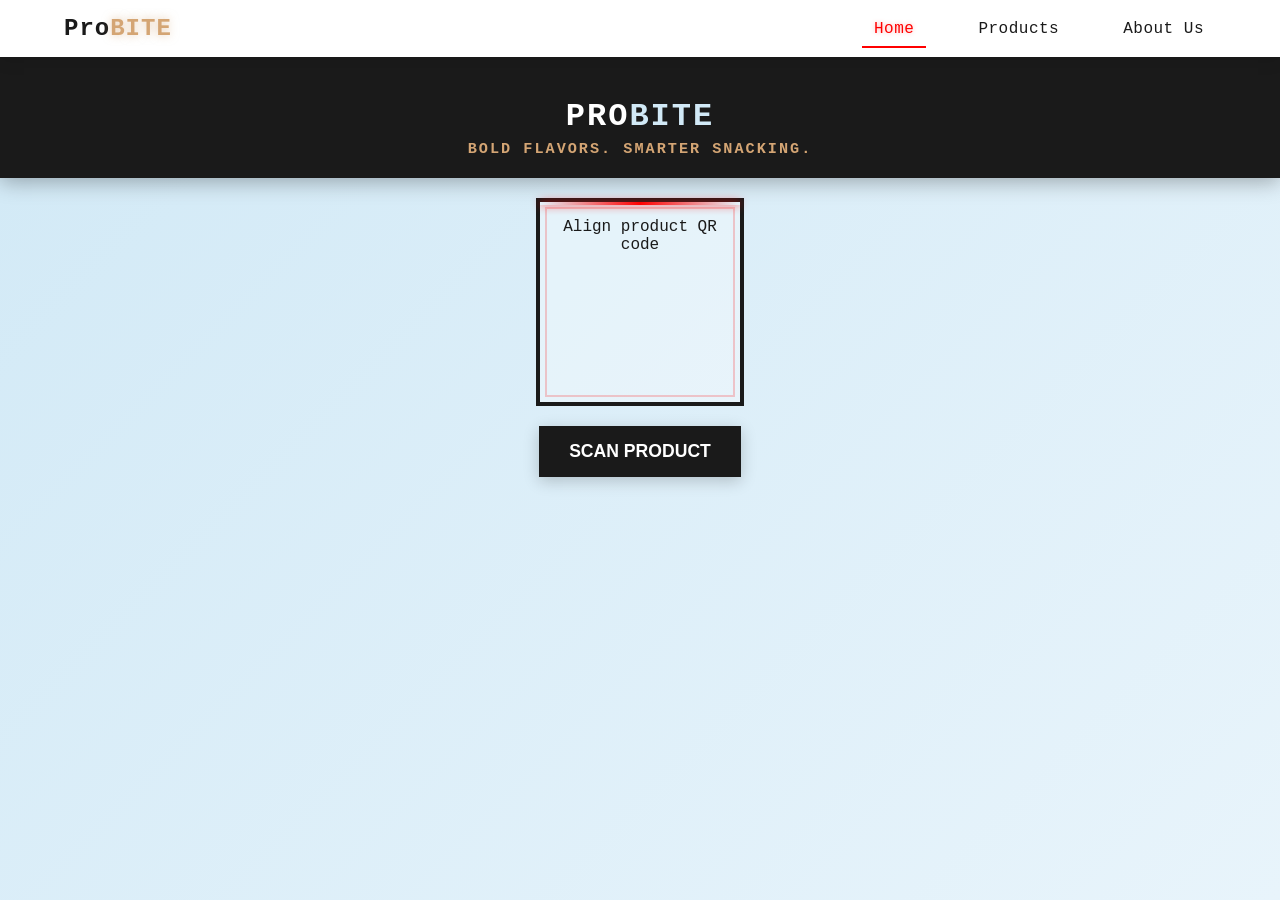
<file: index.html>
<!DOCTYPE html>
<html lang="en">
<head>
    <meta charset="UTF-8">
    <meta name="viewport" content="width=device-width, initial-scale=1.0">
    <title>Transparent Food Label | Scan Results</title>
    <link rel="stylesheet" href="index.css">
</head>
<body>

    <nav class="navbar">
        <div class="nav-container">
            <div class="nav-logo">Pro<span class="logo-bite">BITE</span></div>
            <ul class="nav-menu">
                <li class="nav-item"><a href="index.html" class="nav-link active">Home</a></li>
                <li class="nav-item"><a href="products.html" class="nav-link">Products</a></li>
                <li class="nav-item"><a href="about.html" class="nav-link">About Us</a></li>
            </ul>
        </div>
    </nav>

    <header>
        <h1>PRO<span>BITE</span></h1>
        <p class="tagline">Bold Flavors. Smarter Snacking.</p>
    </header>

    <main>
        <!-- Scanner Simulation Section -->
        <section id="scanner-section">
            <div class="scanner-box">
                <div class="line"></div>
                <p>Align product QR code</p>
            </div>
            <button id="scan-btn">SCAN PRODUCT</button>
        </section>

        <!-- Product Details Section (Hidden by default) -->
        <section id="product-details" class="hidden">
            
            <div class="card highlight">
                <img src="1pro.jpeg" alt="ProBite Makhana Made Better" class="product-infographic">
            </div>

            <div class="card">
                <img src="2pro.jpeg" alt="What Makes ProBite Makhana So Good" class="product-infographic">
            </div>

            <div class="card">
                <img src="3pro.jpeg" alt="Made With Organic Ingredients" class="product-infographic">
            </div>

            <div class="card">
                <img src="4pro.jpeg" alt="Nutritional Table" class="product-infographic">
            </div>

        </section>
    </main>

    <script src="script.js"></script>
</body>
</html>
</file>
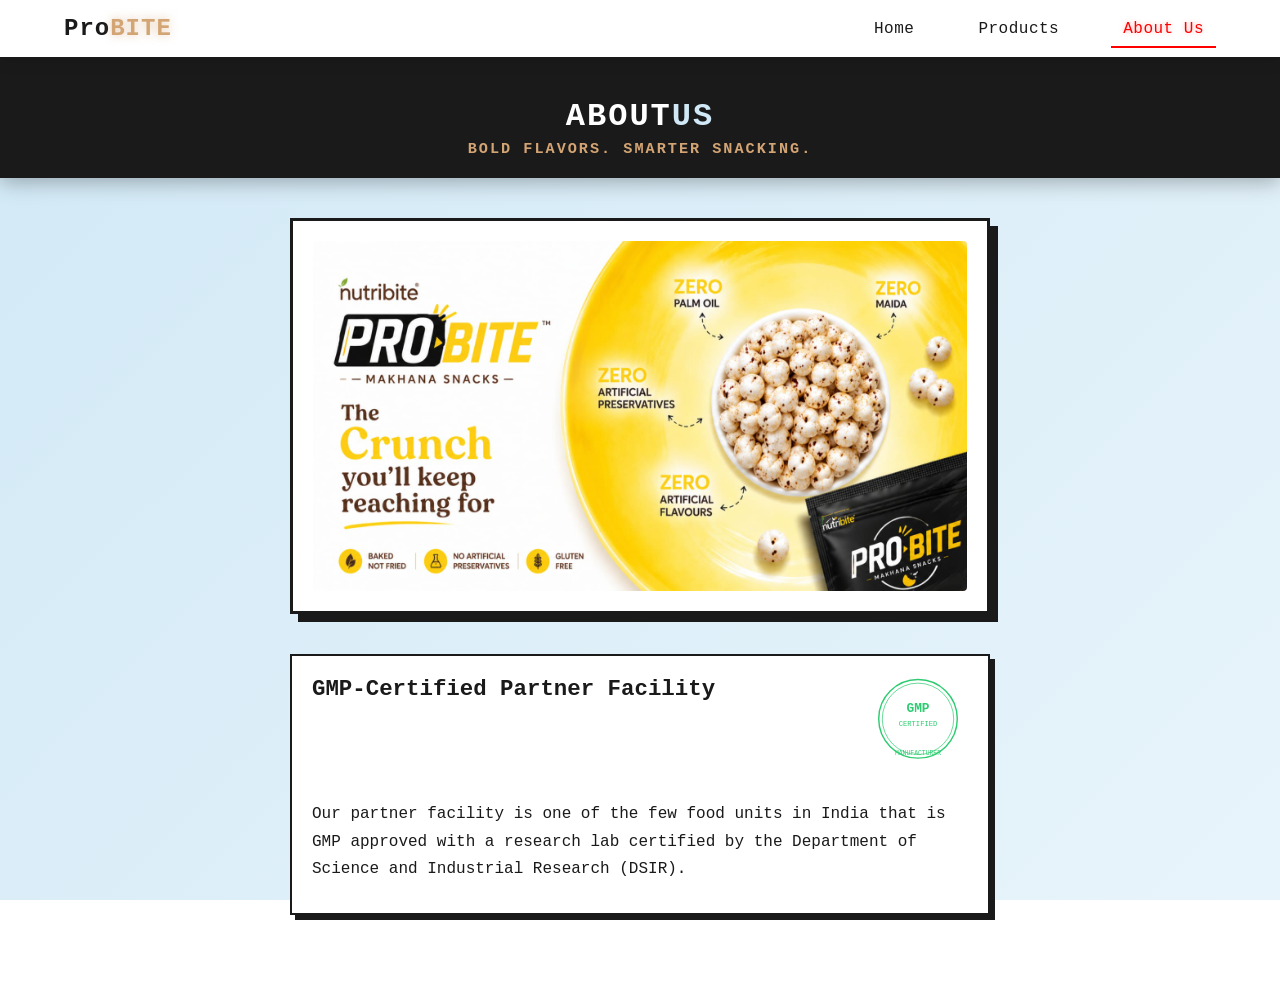
<file: about.html>
<!DOCTYPE html>
<html lang="en">
<head>
    <meta charset="UTF-8">
    <meta name="viewport" content="width=device-width, initial-scale=1.0">
    <title>About Us | Transparent Food Label</title>
    <link rel="stylesheet" href="index.css">
</head>
<body>

    <nav class="navbar">
        <div class="nav-container">
            <div class="nav-logo">Pro<span class="logo-bite">BITE</span></div>
            <ul class="nav-menu">
                <li class="nav-item"><a href="index.html" class="nav-link">Home</a></li>
                <li class="nav-item"><a href="products.html" class="nav-link">Products</a></li>
                <li class="nav-item"><a href="about.html" class="nav-link active">About Us</a></li>
            </ul>
        </div>
    </nav>

    <header>
        <h1>ABOUT<span>US</span></h1>
        <p class="tagline">Bold Flavors. Smarter Snacking.</p>
    </header>

    <main class="about-main">
        <section class="about-section product-showcase">
            <div class="product-image-container">
                <img src="WhatsApp Image 2026-05-13 at 12.06.38 AM.jpeg" alt="ProBite Makhana Made Better" class="product-image">
            </div>
        </section>

        <section class="about-section">
            <div class="about-card gmp-card">
                <div class="about-card-header">
                    <h2>GMP-Certified Partner Facility</h2>
                    <div class="gmp-logo">
                        <svg viewBox="0 0 120 140" xmlns="http://www.w3.org/2000/svg">
                            <!-- GMP Circle Badge -->
                            <circle cx="60" cy="60" r="55" fill="none" stroke="#2ecc71" stroke-width="2"/>
                            <circle cx="60" cy="60" r="50" fill="none" stroke="#2ecc71" stroke-width="1"/>
                            <text x="60" y="50" font-size="18" font-weight="bold" text-anchor="middle" fill="#2ecc71">GMP</text>
                            <text x="60" y="70" font-size="10" text-anchor="middle" fill="#2ecc71">CERTIFIED</text>
                            <text x="60" y="110" font-size="9" text-anchor="middle" fill="#2ecc71">MANUFACTURER</text>
                        </svg>
                    </div>
                </div>
                <div class="about-card-content">
                    <p>Our partner facility is one of the few food units in India that is GMP approved with a research lab certified by the Department of Science and Industrial Research (DSIR).</p>
                </div>
            </div>
        </section>
    </main>

    <script src="script.js"></script>
</body>
</html>
</file>
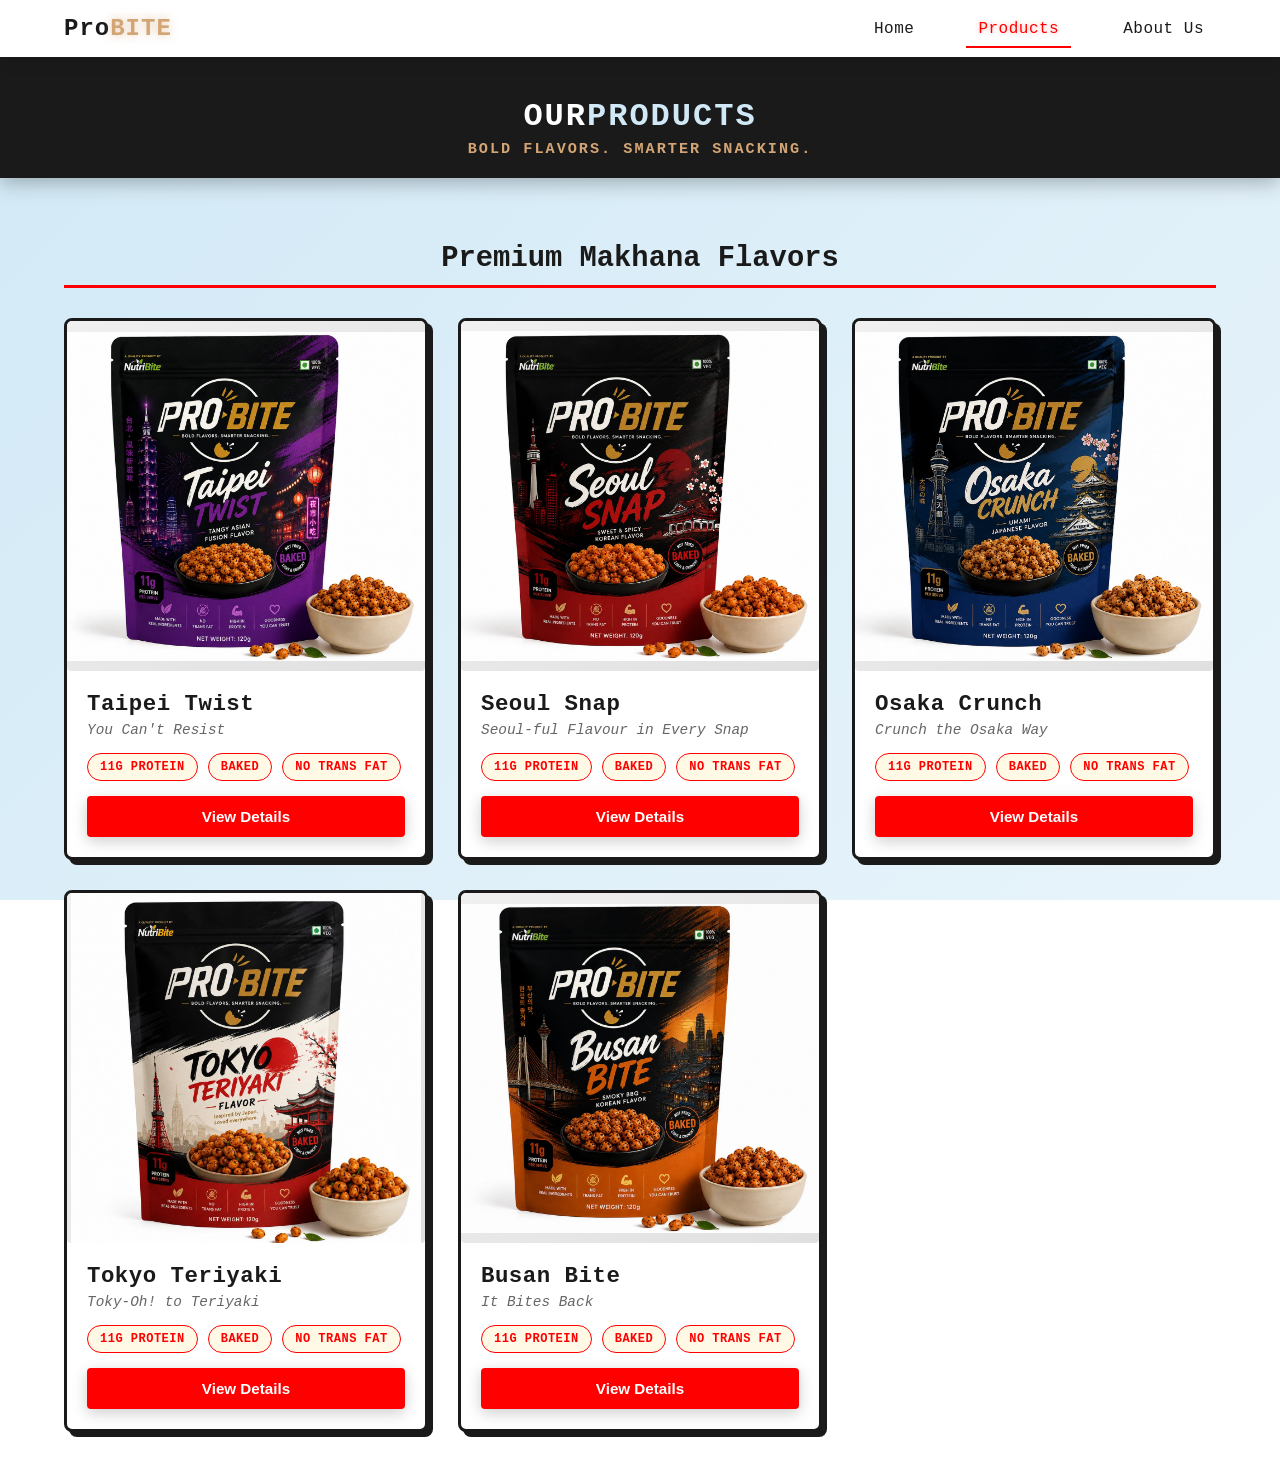
<file: products.html>
<!DOCTYPE html>
<html lang="en">
<head>
    <meta charset="UTF-8">
    <meta name="viewport" content="width=device-width, initial-scale=1.0">
    <title>Products | ProBite</title>
    <link rel="stylesheet" href="index.css">
</head>
<body>

    <nav class="navbar">
        <div class="nav-container">
            <div class="nav-logo">Pro<span class="logo-bite">BITE</span></div>
            <ul class="nav-menu">
                <li class="nav-item"><a href="index.html" class="nav-link">Home</a></li>
                <li class="nav-item"><a href="products.html" class="nav-link active">Products</a></li>
                <li class="nav-item"><a href="about.html" class="nav-link">About Us</a></li>
            </ul>
        </div>
    </nav>

    <header>
        <h1>OUR<span>PRODUCTS</span></h1>
        <p class="tagline">Bold Flavors. Smarter Snacking.</p>
    </header>

    <main class="products-main">
        <section class="products-section">
            <h2 class="section-title">Premium Makhana Flavors</h2>
            <div class="products-grid">
                
                <div class="product-card">
                    <div class="product-image">
                        <img src="WhatsApp Image 2026-05-12 at 8.41.18 PM (1).jpeg" alt="Taipei Twist">
                    </div>
                    <div class="product-info">
                        <h3>Taipei Twist</h3>
                        <p class="flavor">You Can't Resist</p>
                        <div class="product-highlights">
                            <span>11g Protein</span>
                            <span>Baked</span>
                            <span>No Trans Fat</span>
                        </div>
                        <button class="product-btn">View Details</button>
                    </div>
                </div>

                <div class="product-card">
                    <div class="product-image">
                        <img src="WhatsApp Image 2026-05-12 at 8.41.18 PM (2).jpeg" alt="Seoul Snap">
                    </div>
                    <div class="product-info">
                        <h3>Seoul Snap</h3>
                        <p class="flavor">Seoul-ful Flavour in Every Snap</p>
                        <div class="product-highlights">
                            <span>11g Protein</span>
                            <span>Baked</span>
                            <span>No Trans Fat</span>
                        </div>
                        <button class="product-btn">View Details</button>
                    </div>
                </div>

                <div class="product-card">
                    <div class="product-image">
                        <img src="WhatsApp Image 2026-05-12 at 8.41.18 PM.jpeg" alt="Osaka Crunch">
                    </div>
                    <div class="product-info">
                        <h3>Osaka Crunch</h3>
                        <p class="flavor">Crunch the Osaka Way</p>
                        <div class="product-highlights">
                            <span>11g Protein</span>
                            <span>Baked</span>
                            <span>No Trans Fat</span>
                        </div>
                        <button class="product-btn">View Details</button>
                    </div>
                </div>

                <div class="product-card">
                    <div class="product-image">
                        <img src="WhatsApp Image 2026-05-12 at 8.41.19 PM.jpeg" alt="Tokyo Teriyaki">
                    </div>
                    <div class="product-info">
                        <h3>Tokyo Teriyaki</h3>
                        <p class="flavor">Toky-Oh! to Teriyaki</p>
                        <div class="product-highlights">
                            <span>11g Protein</span>
                            <span>Baked</span>
                            <span>No Trans Fat</span>
                        </div>
                        <button class="product-btn">View Details</button>
                    </div>
                </div>

                <div class="product-card">
                    <div class="product-image">
                        <img src="WhatsApp Image 2026-05-12 at 8.47.03 PM.jpeg" alt="Busan Bite">
                    </div>
                    <div class="product-info">
                        <h3>Busan Bite</h3>
                        <p class="flavor">It Bites Back</p>
                        <div class="product-highlights">
                            <span>11g Protein</span>
                            <span>Baked</span>
                            <span>No Trans Fat</span>
                        </div>
                        <button class="product-btn">View Details</button>
                    </div>
                </div>

            </div>
        </section>
    </main>

    <script src="script.js"></script>
</body>
</html>
</file>
<file: index.css>
:root {
    --bg-blue: #D1E9F6;
    --accent-red: #FF0000;
    --black: #1A1A1A;
}

body {
    font-family: 'Courier New', Courier, monospace;
    background: linear-gradient(135deg, var(--bg-blue) 0%, #e8f4fb 100%);
    background-attachment: fixed;
    color: var(--black);
    margin: 0;
    display: flex;
    flex-direction: column;
    align-items: center;
    min-height: 100vh;
    overflow-x: hidden;
}

/* ===== NAVIGATION BAR ===== */
.navbar {
    width: 100%;
    background: white;
    padding: 0;
    box-shadow: 0 4px 15px rgba(0, 0, 0, 0.1);
    position: sticky;
    top: 0;
    z-index: 1000;
}

.nav-container {
    max-width: 1200px;
    width: 90%;
    margin: 0 auto;
    display: flex;
    justify-content: space-between;
    align-items: center;
    padding: 15px 0;
}

.nav-logo {
    color: var(--black);
    font-size: 1.5rem;
    font-weight: 900;
    letter-spacing: 1px;
    display: flex;
    align-items: center;
    gap: 0;
}

.logo-bite {
    color: #d4a574;
    text-shadow: 0 0 10px rgba(212, 165, 116, 0.6);
}

@keyframes navLogoPulse {
    0%, 100% { transform: translateY(0); }
    50% { transform: translateY(-2px); }
}

.nav-menu {
    display: flex;
    list-style: none;
    margin: 0;
    padding: 0;
    gap: 40px;
}

.nav-item {
    position: relative;
}

.nav-link {
    color: var(--black);
    text-decoration: none;
    font-weight: 500;
    font-size: 1rem;
    padding: 8px 12px;
    transition: all 0.3s ease;
    position: relative;
    letter-spacing: 0.5px;
}

.nav-link::before {
    content: '';
    position: absolute;
    bottom: 0;
    left: 0;
    width: 0;
    height: 2px;
    background: var(--accent-red);
    transition: width 0.3s ease;
}

.nav-link:hover {
    color: var(--accent-red);
    transform: translateY(-2px);
}

.nav-link:hover::before {
    width: 100%;
}

.nav-link.active {
    color: var(--accent-red);
    border-bottom: 2px solid var(--accent-red);
    text-shadow: 0 0 5px rgba(255, 0, 0, 0.3);
}

header {
    background: var(--black);
    color: white;
    width: 100%;
    text-align: center;
    padding: 20px 0;
    letter-spacing: 2px;
    box-shadow: 0 4px 20px rgba(0,0,0,0.3);
    position: relative;
    overflow: hidden;
}

header::before {
    content: '';
    position: absolute;
    top: 0;
    left: -100%;
    width: 100%;
    height: 100%;
    background: rgba(255,255,255,0.1);
    animation: headerShine 3s infinite;
}

header h1 {
    position: relative;
    z-index: 1;
    animation: headerPulse 2s ease-in-out infinite;
    margin-bottom: 5px;
}

header .tagline {
    position: relative;
    z-index: 1;
    font-size: 0.95rem;
    letter-spacing: 2px;
    font-weight: 600;
    color: #d4a574;
    margin: 0;
    text-transform: uppercase;
    animation: taglineGlow 2s ease-in-out infinite;
}

@keyframes taglineGlow {
    0%, 100% { text-shadow: 0 0 5px rgba(212, 165, 116, 0.5); }
    50% { text-shadow: 0 0 15px rgba(212, 165, 116, 0.9); }
}

header span { 
    color: var(--bg-blue);
    display: inline-block;
    animation: spanGlow 2s ease-in-out infinite;
}

@keyframes headerShine {
    0% { left: -100%; }
    50% { left: 100%; }
    100% { left: 100%; }
}

@keyframes headerPulse {
    0%, 100% { transform: translateY(0); }
    50% { transform: translateY(-2px); }
}

@keyframes spanGlow {
    0%, 100% { text-shadow: 0 0 5px rgba(209, 233, 246, 0.5); }
    50% { text-shadow: 0 0 15px rgba(209, 233, 246, 0.9); }
}

main {
    width: 90%;
    max-width: 500px;
    padding: 20px 0;
}

/* Scanner Styling */
#scanner-section {
    text-align: center;
    margin-bottom: 30px;
}

.scanner-box {
    width: 200px;
    height: 200px;
    border: 4px solid var(--black);
    margin: 0 auto 20px;
    position: relative;
    background: rgba(255,255,255,0.3);
    cursor: crosshair;
    transition: all 0.3s ease;
    box-shadow: 0 0 0 rgba(255, 0, 0, 0.3);
    animation: scannerPulse 1.5s ease-in-out infinite;
}

.scanner-box::before {
    content: '';
    position: absolute;
    top: 5px;
    left: 5px;
    right: 5px;
    bottom: 5px;
    border: 2px solid rgba(255, 0, 0, 0.2);
    animation: scannerZoom 2s ease-in-out infinite;
}

.scanner-box:hover {
    box-shadow: 0 0 20px rgba(255, 0, 0, 0.5), inset 0 0 20px rgba(255, 0, 0, 0.1);
    transform: scale(1.05);
}

.line {
    width: 100%;
    height: 3px;
    background: linear-gradient(90deg, transparent, var(--accent-red), transparent);
    position: absolute;
    animation: scan 2s infinite;
    box-shadow: 0 0 10px var(--accent-red);
}

@keyframes scan {
    0% { top: 0; }
    50% { top: 100%; }
    100% { top: 0; }
}

@keyframes scannerPulse {
    0%, 100% { box-shadow: 0 0 0 rgba(255, 0, 0, 0.3); }
    50% { box-shadow: 0 0 20px rgba(255, 0, 0, 0.5); }
}

@keyframes scannerZoom {
    0%, 100% { transform: scale(1); }
    50% { transform: scale(0.95); }
}

button {
    background: var(--black);
    color: white;
    border: none;
    padding: 15px 30px;
    font-weight: bold;
    cursor: pointer;
    font-size: 1.1rem;
    position: relative;
    overflow: hidden;
    transition: all 0.3s ease;
    box-shadow: 0 4px 15px rgba(0, 0, 0, 0.2);
}

button::before {
    content: '';
    position: absolute;
    top: 50%;
    left: 50%;
    width: 0;
    height: 0;
    border-radius: 50%;
    background: rgba(255, 255, 255, 0.5);
    transform: translate(-50%, -50%);
    transition: width 0.6s, height 0.6s;
}

button:hover {
    transform: translateY(-3px);
    box-shadow: 0 8px 25px rgba(0, 0, 0, 0.3);
}

button:active::before {
    width: 300px;
    height: 300px;
}

/* Product Cards */
.card {
    background: white;
    border: 2px solid var(--black);
    margin-bottom: 20px;
    padding: 10px;
    box-shadow: 5px 5px 0px var(--black);
    transition: all 0.3s cubic-bezier(0.34, 1.56, 0.64, 1);
    animation: slideInUp 0.6s ease-out forwards;
    opacity: 0;
}

.card:nth-child(1) { animation-delay: 0.1s; }
.card:nth-child(2) { animation-delay: 0.2s; }
.card:nth-child(3) { animation-delay: 0.3s; }
.card:nth-child(4) { animation-delay: 0.4s; }
.card:nth-child(5) { animation-delay: 0.5s; }

.card:hover {
    transform: translateY(-5px) scale(1.02);
    box-shadow: 8px 8px 20px rgba(0, 0, 0, 0.2);
}

.card h2 {
    font-size: 1.2rem;
    border-bottom: 2px solid var(--black);
    padding-bottom: 5px;
    margin-top: 0;
    position: relative;
    display: inline-block;
}

.card h2::after {
    content: '';
    position: absolute;
    bottom: -2px;
    left: 0;
    width: 0;
    height: 2px;
    background: var(--accent-red);
    transition: width 0.3s ease;
}

.card:hover h2::after {
    width: 100%;
}

.card img {
    width: 100%;
    height: auto;
    display: block;
    transition: transform 0.3s ease, filter 0.3s ease;
    border-radius: 4px;
}

.card:hover img {
    transform: scale(1.03);
    filter: brightness(1.1);
}

.hidden { display: none !important; opacity: 0; }

.red-alert { 
    border-color: var(--accent-red); 
    box-shadow: 5px 5px 0px var(--accent-red);
    background: rgba(255, 0, 0, 0.05);
}

.red-alert:hover {
    box-shadow: 8px 8px 20px rgba(255, 0, 0, 0.3);
    border-color: var(--accent-red);
}

.highlight {
    background: linear-gradient(135deg, rgba(255, 0, 0, 0.05), rgba(209, 233, 246, 0.3));
    border: 2px solid var(--accent-red);
    box-shadow: 5px 5px 0px var(--accent-red);
}

.product-infographic {
    width: 100%;
    height: auto;
    display: block;
    border-radius: 8px;
    transition: transform 0.3s ease, filter 0.3s ease;
}

.product-infographic:hover {
    transform: scale(1.02);
    filter: brightness(1.05);
}

@keyframes slideInUp {
    from {
        opacity: 0;
        transform: translateY(30px);
    }
    to {
        opacity: 1;
        transform: translateY(0);
    }
}

/* ===== ABOUT PAGE STYLES ===== */
.about-main {
    width: 90%;
    max-width: 700px;
    padding: 40px 0;
}

.product-showcase {
    margin-bottom: 50px;
    animation: slideInUp 0.8s ease-out;
}

.product-image-container {
    background: white;
    border: 3px solid var(--black);
    padding: 20px;
    box-shadow: 8px 8px 0px var(--black);
    transition: all 0.3s ease;
}

.product-image-container:hover {
    transform: translateY(-5px);
    box-shadow: 12px 12px 0px var(--black);
}

.product-image {
    width: 100%;
    height: auto;
    display: block;
    border-radius: 4px;
}

.features-section {
    animation-delay: 0.1s;
}

.features-grid {
    display: grid;
    grid-template-columns: 1fr 1fr;
    gap: 20px;
    margin-bottom: 20px;
}

.feature-card {
    animation: slideInUp 0.8s ease-out;
}

.feature-card:nth-child(1) { animation-delay: 0.2s; }
.feature-card:nth-child(2) { animation-delay: 0.3s; }
.feature-card:nth-child(3) { animation-delay: 0.4s; }
.feature-card:nth-child(4) { animation-delay: 0.5s; }

.feature-card h3 {
    font-size: 1rem;
    color: var(--accent-red);
    margin: 0 0 10px 0;
}

.feature-card p {
    font-size: 0.9rem;
    color: var(--black);
    margin: 0;
    line-height: 1.5;
}

.ingredients-section {
    animation-delay: 0.2s;
}

.ingredients-card {
    background: linear-gradient(135deg, rgba(212, 165, 116, 0.1), rgba(255, 255, 255, 0.9));
    border: 3px dashed var(--black);
    padding: 30px 20px;
}

.ingredients-list {
    display: grid;
    grid-template-columns: repeat(3, 1fr);
    gap: 15px;
    margin-bottom: 20px;
    text-align: center;
}

.ingredient-item {
    display: flex;
    flex-direction: column;
    align-items: center;
    gap: 10px;
}

.ingredient-icon {
    font-size: 2.5rem;
    line-height: 1;
}

.ingredient-item p {
    font-size: 0.85rem;
    font-weight: 600;
    color: var(--black);
    margin: 0;
    line-height: 1.3;
    text-transform: uppercase;
    letter-spacing: 0.5px;
}

.ingredients-tagline {
    text-align: center;
    font-size: 1rem;
    font-weight: bold;
    color: var(--black);
    background: #FFD700;
    padding: 12px;
    margin: 0;
    text-transform: uppercase;
    letter-spacing: 1px;
    border-radius: 4px;
}

.about-section {
    margin-bottom: 40px;
    animation: slideInUp 0.8s ease-out;
}

.section-title {
    font-size: 1.8rem;
    color: var(--black);
    border-bottom: 3px solid var(--accent-red);
    padding-bottom: 10px;
    margin-bottom: 20px;
    text-align: center;
    animation: slideInUp 0.8s ease-out;
}

.gmp-card {
    background: linear-gradient(135deg, rgba(46, 204, 113, 0.05), rgba(209, 233, 246, 0.3));
    border: 3px solid #2ecc71;
    position: relative;
}

.about-card-header {
    display: flex;
    justify-content: space-between;
    align-items: flex-start;
    gap: 20px;
    margin-bottom: 15px;
}

.about-card-header h2 {
    font-size: 1.4rem;
    color: var(--black);
    margin: 0;
    flex: 1;
}

.gmp-logo {
    width: 100px;
    height: 100px;
    flex-shrink: 0;
    display: flex;
    align-items: center;
    justify-content: center;
}

.gmp-logo svg {
    width: 100%;
    height: 100%;
}

.about-card-content {
    font-size: 1rem;
    line-height: 1.6;
    color: var(--black);
}

.about-card-content p {
    margin: 0;
    padding: 10px 0;
}

.about-card {
    background: white;
    border: 2px solid var(--black);
    padding: 20px;
    margin-bottom: 20px;
    box-shadow: 5px 5px 0px var(--black);
    transition: all 0.3s cubic-bezier(0.34, 1.56, 0.64, 1);
}

.about-card:hover {
    transform: translateY(-5px) scale(1.02);
    box-shadow: 8px 8px 20px rgba(0, 0, 0, 0.2);
}

.about-card p {
    font-size: 1rem;
    line-height: 1.7;
    color: var(--black);
    margin: 0;
}

/* ===== PRODUCTS PAGE STYLES ===== */
.products-main {
    width: 90%;
    max-width: 1200px;
    padding: 40px 0;
}

.products-section {
    animation: slideInUp 0.8s ease-out;
}

.section-title {
    font-size: 1.8rem;
    color: var(--black);
    border-bottom: 3px solid var(--accent-red);
    padding-bottom: 10px;
    margin-bottom: 30px;
    text-align: center;
    animation: slideInUp 0.8s ease-out;
}

.products-grid {
    display: grid;
    grid-template-columns: repeat(auto-fit, minmax(280px, 1fr));
    gap: 30px;
    margin-top: 30px;
}

.product-card {
    background: white;
    border: 3px solid var(--black);
    border-radius: 8px;
    overflow: hidden;
    box-shadow: 5px 5px 0px var(--black);
    transition: all 0.3s cubic-bezier(0.34, 1.56, 0.64, 1);
    animation: slideInUp 0.8s ease-out;
    display: flex;
    flex-direction: column;
}

.product-card:nth-child(1) { animation-delay: 0.1s; }
.product-card:nth-child(2) { animation-delay: 0.2s; }
.product-card:nth-child(3) { animation-delay: 0.3s; }
.product-card:nth-child(4) { animation-delay: 0.4s; }
.product-card:nth-child(5) { animation-delay: 0.5s; }

.product-card:hover {
    transform: translateY(-8px) scale(1.02);
    box-shadow: 8px 8px 20px rgba(0, 0, 0, 0.2);
}

.product-image {
    width: 100%;
    height: 350px;
    overflow: hidden;
    background: linear-gradient(135deg, #f0f0f0, #e0e0e0);
    display: flex;
    align-items: center;
    justify-content: center;
}

.product-image img {
    width: 100%;
    height: 100%;
    object-fit: contain;
    padding: 10px;
    transition: transform 0.3s ease;
}

.product-card:hover .product-image img {
    transform: scale(1.05);
}

.product-info {
    padding: 20px;
    display: flex;
    flex-direction: column;
    flex-grow: 1;
}

.product-info h3 {
    font-size: 1.4rem;
    color: var(--black);
    margin: 0 0 5px 0;
    font-weight: 900;
    letter-spacing: 0.5px;
}

.product-info .flavor {
    font-size: 0.9rem;
    color: #666;
    margin: 0 0 15px 0;
    font-style: italic;
}

.product-highlights {
    display: flex;
    flex-wrap: wrap;
    gap: 10px;
    margin-bottom: 15px;
    flex-grow: 1;
}

.product-highlights span {
    background: #FFF9E6;
    border: 1px solid var(--accent-red);
    color: var(--accent-red);
    padding: 6px 12px;
    border-radius: 20px;
    font-size: 0.75rem;
    font-weight: 600;
    text-transform: uppercase;
    letter-spacing: 0.5px;
}

.product-btn {
    background: var(--accent-red);
    color: white;
    border: none;
    padding: 12px 20px;
    border-radius: 4px;
    font-weight: bold;
    cursor: pointer;
    font-size: 0.95rem;
    transition: all 0.3s ease;
    margin-top: auto;
}

.product-btn:hover {
    background: #cc0000;
    transform: scale(1.05);
    box-shadow: 0 4px 12px rgba(255, 0, 0, 0.3);
}

.product-btn:active {
    transform: scale(0.98);
}

@media (max-width: 600px) {
    /* Navbar Mobile Fixes */
    .navbar {
        padding: 8px 0;
    }
    
    .nav-container {
        width: 95%;
        padding: 10px 0;
    }
    
    .nav-logo {
        font-size: 1.1rem;
        font-weight: 900;
        white-space: nowrap;
    }
    
    .nav-menu {
        gap: 8px;
        flex-wrap: wrap;
        justify-content: flex-end;
    }
    
    .nav-item {
        min-width: auto;
    }
    
    .nav-link {
        font-size: 0.8rem;
        padding: 6px 10px;
        white-space: nowrap;
    }
    
    /* Header Mobile Fixes */
    header {
        padding: 15px 0;
    }
    
    header h1 {
        font-size: 1.6rem;
        margin: 0;
    }
    
    .tagline {
        font-size: 0.75rem;
        letter-spacing: 1px;
        margin: 5px 0 0 0;
    }
    
    /* Main Content */
    main {
        width: 95%;
    }
    
    /* Scanner Section */
    #scanner-section {
        margin-bottom: 20px;
    }
    
    .scanner-box {
        width: 150px;
        height: 150px;
    }
    
    #scan-btn {
        padding: 12px 25px;
        font-size: 1rem;
    }
    
    /* Cards */
    .card {
        margin-bottom: 15px;
        padding: 8px;
        box-shadow: 3px 3px 0px var(--black);
    }
    
    .card h2 {
        font-size: 1rem;
        padding-bottom: 3px;
    }
    
    .card img {
        max-width: 100%;
    }
    
    /* About Page */
    .about-main {
        width: 95%;
        padding: 20px 0;
    }
    
    .product-image-container {
        padding: 15px;
    }
    
    .about-card {
        padding: 15px;
        margin-bottom: 15px;
        box-shadow: 3px 3px 0px var(--black);
    }
    
    .about-card h3 {
        font-size: 1rem;
    }
    
    .about-card-header {
        flex-direction: column;
        align-items: center;
        gap: 10px;
    }
    
    .gmp-logo {
        width: 80px;
        height: 80px;
        display: flex;
        align-items: center;
        justify-content: center;
    }
    
    .features-grid {
        grid-template-columns: 1fr;
        gap: 10px;
    }
    
    .feature-card {
        padding: 12px;
    }
    
    .feature-icon {
        font-size: 1.5rem;
    }
    
    .feature-item p {
        font-size: 0.8rem;
    }
    
    .ingredients-list {
        grid-template-columns: repeat(2, 1fr);
        gap: 10px;
    }
    
    .ingredient-item p {
        font-size: 0.7rem;
    }
    
    .ingredient-icon {
        font-size: 1.8rem;
    }
    
    /* Products Page */
    .products-main {
        width: 95%;
        padding: 20px 0;
    }
    
    .section-title {
        font-size: 1.4rem;
        padding-bottom: 8px;
        margin-bottom: 20px;
    }
    
    .products-grid {
        grid-template-columns: 1fr;
        gap: 20px;
    }
    
    .product-card {
        box-shadow: 3px 3px 0px var(--black);
        border: 2px solid var(--black);
    }
    
    .product-image {
        height: 250px;
    }
    
    .product-info {
        padding: 15px;
    }
    
    .product-info h3 {
        font-size: 1.1rem;
        margin-bottom: 3px;
    }
    
    .product-info .flavor {
        font-size: 0.8rem;
        margin-bottom: 10px;
    }
    
    .product-highlights {
        gap: 6px;
        margin-bottom: 10px;
    }
    
    .product-highlights span {
        padding: 4px 8px;
        font-size: 0.65rem;
    }
    
    .product-btn {
        padding: 10px 16px;
        font-size: 0.85rem;
    }
    
    /* Table for Nutritional Info */
    .nutritional-table table {
        font-size: 0.75rem;
    }
    
    .nutritional-table th,
    .nutritional-table td {
        padding: 6px 5px;
    }
    
    .table-note {
        font-size: 0.65rem;
        padding: 8px;
    }
}

/* Tablet/Medium Screen Optimization */
@media (max-width: 768px) and (min-width: 601px) {
    .nav-container {
        width: 95%;
    }
    
    .nav-logo {
        font-size: 1.2rem;
    }
    
    .nav-menu {
        gap: 15px;
    }
    
    .nav-link {
        font-size: 0.9rem;
    }
    
    header h1 {
        font-size: 2rem;
    }
    
    .tagline {
        font-size: 0.85rem;
    }
    
    main {
        width: 95%;
    }
    
    .card {
        padding: 12px;
    }
    
    .scanner-box {
        width: 180px;
        height: 180px;
    }
    
    .products-grid {
        grid-template-columns: repeat(2, 1fr);
        gap: 25px;
    }
    
    .product-image {
        height: 280px;
    }
    
    .section-title {
        font-size: 1.6rem;
    }
}
</file>
